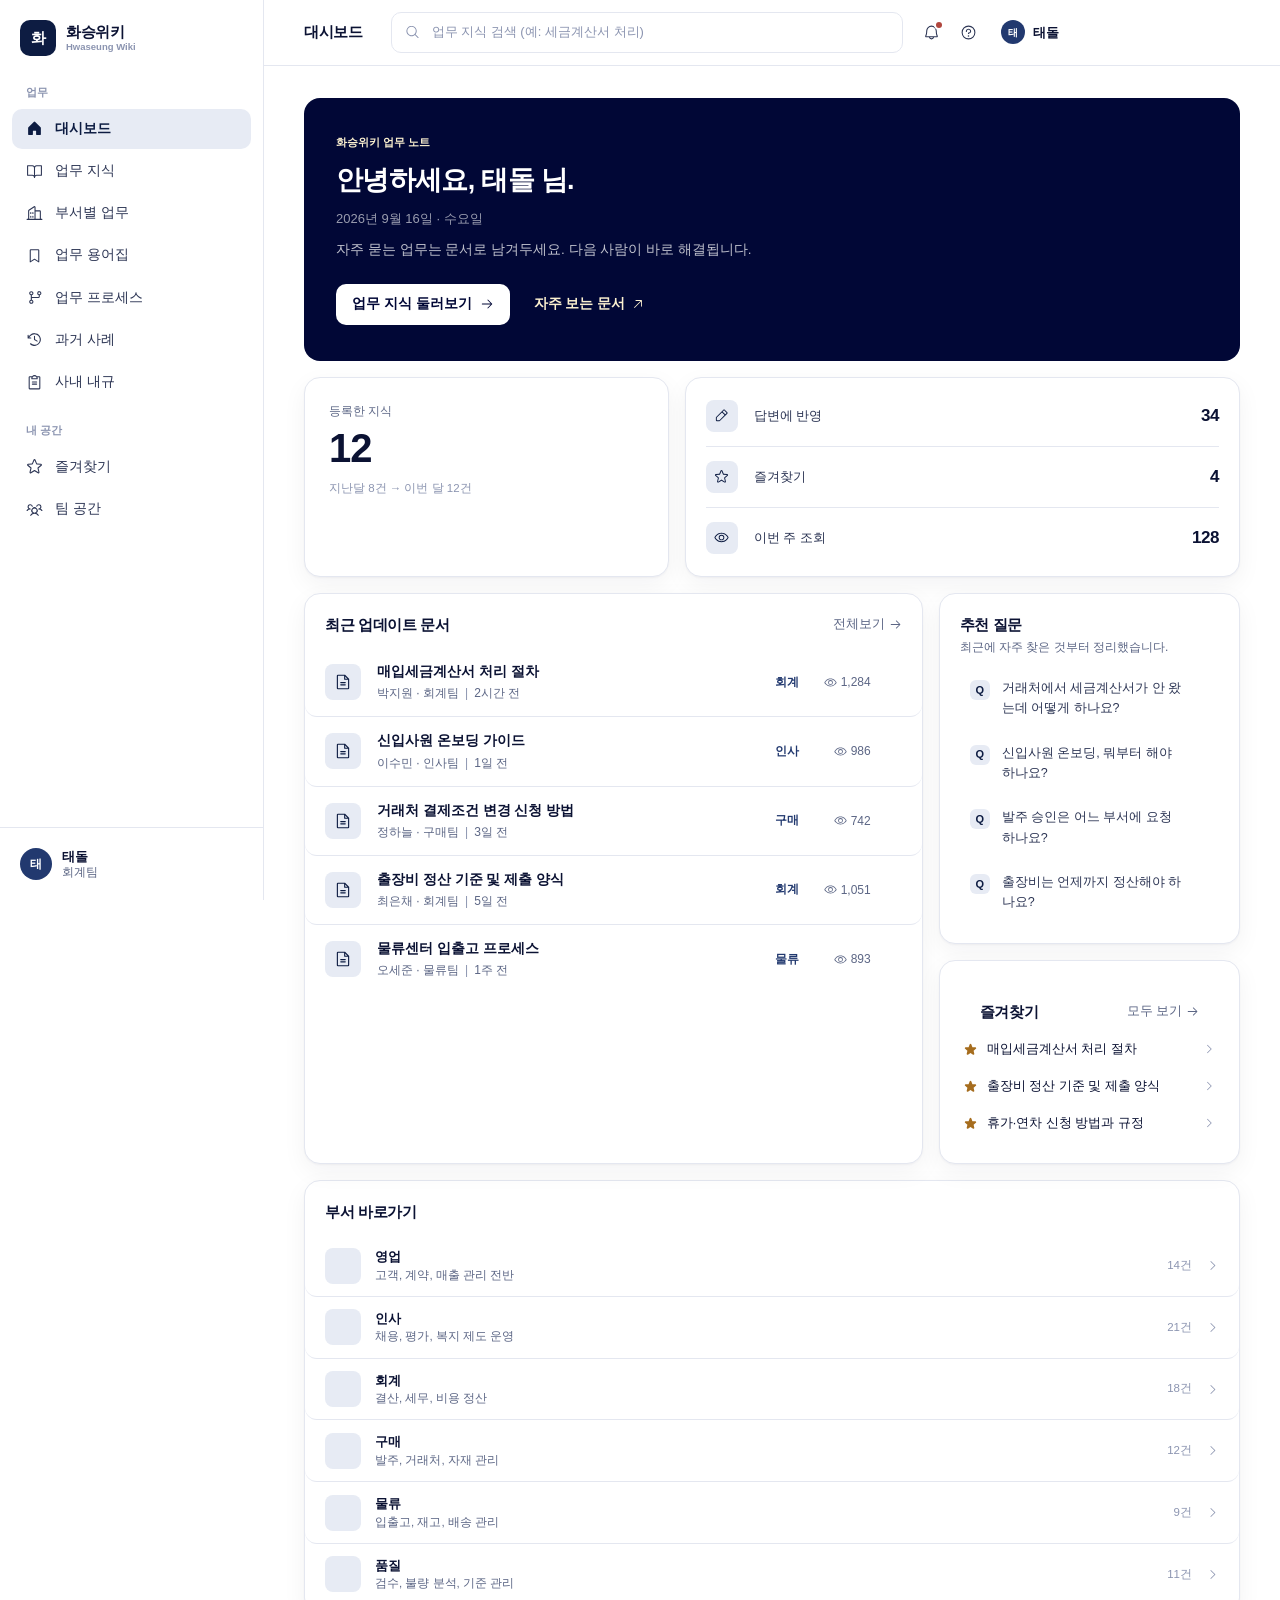
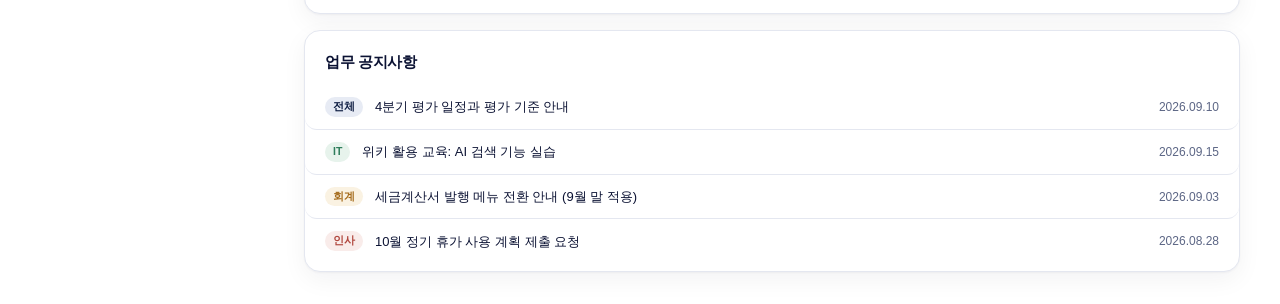
<file: hwaseung-wiki/index.html>
<!doctype html>
<html lang="ko">
  <head>
    <meta charset="UTF-8" />
    <meta name="viewport" content="width=device-width, initial-scale=1.0" />
    <title>화승위키 - 구성원과 함께 성장하는 업무 지식</title>
    <meta
      name="description"
      content="화승위키. 흩어져 있는 회사 업무 지식을 AI로 쉽게 찾고, 기록하고, 공유하는 사내 지식 플랫폼입니다."
    />
    <link rel="icon" href="./favicon.svg" type="image/svg+xml" />
    <meta property="og:title" content="화승위키 - 업무 지식 플랫폼" />
    <meta property="og:type" content="website" />
    <meta property="og:locale" content="ko_KR" />
    <script type="module" crossorigin src="./assets/index-B1Hox2gF.js"></script>
    <link rel="modulepreload" crossorigin href="./assets/vendor-DQWOJ8-7.js">
    <link rel="modulepreload" crossorigin href="./assets/iconsa-dFdPzpQv.js">
    <link rel="modulepreload" crossorigin href="./assets/iconsb-B2BvrQ11.js">
    <link rel="modulepreload" crossorigin href="./assets/data-UzrrbF4O.js">
    <link rel="modulepreload" crossorigin href="./assets/pages-CfOEKK6m.js">
    <link rel="stylesheet" crossorigin href="./assets/index-Q2rVJSE5.css">
  </head>
  <body>
    <div id="root"></div>
  </body>
</html>
</file>
<file: hwaseung-wiki/assets/index-Q2rVJSE5.css>
/*! tailwindcss v4.3.3 | MIT License | https://tailwindcss.com */@layer properties{@supports (((-webkit-hyphens:none)) and (not (margin-trim:inline))) or ((-moz-orient:inline) and (not (color:rgb(from red r g b)))){*,:before,:after,::backdrop{--tw-translate-x:0;--tw-translate-y:0;--tw-translate-z:0;--tw-rotate-x:initial;--tw-rotate-y:initial;--tw-rotate-z:initial;--tw-skew-x:initial;--tw-skew-y:initial;--tw-space-y-reverse:0;--tw-space-x-reverse:0;--tw-divide-y-reverse:0;--tw-border-style:solid;--tw-leading:initial;--tw-font-weight:initial;--tw-tracking:initial;--tw-shadow:0 0 #0000;--tw-shadow-color:initial;--tw-shadow-alpha:100%;--tw-inset-shadow:0 0 #0000;--tw-inset-shadow-color:initial;--tw-inset-shadow-alpha:100%;--tw-ring-color:initial;--tw-ring-shadow:0 0 #0000;--tw-inset-ring-color:initial;--tw-inset-ring-shadow:0 0 #0000;--tw-ring-inset:initial;--tw-ring-offset-width:0px;--tw-ring-offset-color:#fff;--tw-ring-offset-shadow:0 0 #0000;--tw-blur:initial;--tw-brightness:initial;--tw-contrast:initial;--tw-grayscale:initial;--tw-hue-rotate:initial;--tw-invert:initial;--tw-opacity:initial;--tw-saturate:initial;--tw-sepia:initial;--tw-drop-shadow:initial;--tw-drop-shadow-color:initial;--tw-drop-shadow-alpha:100%;--tw-drop-shadow-size:initial;--tw-backdrop-blur:initial;--tw-backdrop-brightness:initial;--tw-backdrop-contrast:initial;--tw-backdrop-grayscale:initial;--tw-backdrop-hue-rotate:initial;--tw-backdrop-invert:initial;--tw-backdrop-opacity:initial;--tw-backdrop-saturate:initial;--tw-backdrop-sepia:initial;--tw-duration:initial;--tw-ease:initial}}}@layer theme{:root,:host{--font-sans:"Pretendard Variable", Pretendard, -apple-system, BlinkMacSystemFont, "Apple SD Gothic Neo", "Noto Sans KR", "Malgun Gothic", sans-serif;--font-mono:ui-monospace, SFMono-Regular, Menlo, Monaco, Consolas, "Liberation Mono", "Courier New", monospace;--color-white:#fff;--spacing:.25rem;--container-sm:24rem;--container-md:28rem;--container-lg:32rem;--text-sm:.875rem;--text-sm--line-height:calc(1.25 / .875);--text-lg:1.125rem;--text-lg--line-height:calc(1.75 / 1.125);--font-weight-medium:500;--font-weight-semibold:600;--font-weight-bold:700;--font-weight-extrabold:800;--tracking-tight:-.025em;--leading-tight:1.25;--leading-snug:1.375;--leading-relaxed:1.625;--radius-md:.375rem;--radius-lg:.5rem;--radius-xl:.75rem;--radius-2xl:1rem;--ease-out:cubic-bezier(0, 0, .2, 1);--blur-sm:8px;--blur-md:12px;--default-transition-duration:.15s;--default-transition-timing-function:cubic-bezier(.4, 0, .2, 1);--default-font-family:var(--font-sans);--default-mono-font-family:var(--font-mono);--color-ink:#0b1233;--color-ink-2:#2c3554;--color-muted:#5c6685;--color-faint:#8b94b0;--color-line:#e4e7f0;--color-line-2:#d4d9e7;--color-canvas:#fff;--color-surface:#fff;--color-navy:#0d1c42;--color-navy-deep:#010736;--color-navy-2:#22396f;--color-navy-soft:#e7ebf4;--color-navy-softer:#f4f6fa;--color-cream:#fcf1d0;--color-sage:#2e7d5b;--color-sage-soft:#e7f3ec;--color-amber:#a66d1e;--color-amber-soft:#faf2e2;--color-rose:#b0463d;--color-rose-soft:#f9ecea}}@layer base{*,:after,:before,::backdrop{box-sizing:border-box;border:0 solid;margin:0;padding:0}::file-selector-button{box-sizing:border-box;border:0 solid;margin:0;padding:0}html,:host{-webkit-text-size-adjust:100%;-moz-tab-size:4;tab-size:4;line-height:1.5;font-family:var(--default-font-family,-apple-system, BlinkMacSystemFont, "Segoe UI", Roboto, "Helvetica Neue", "Noto Sans", Arial, sans-serif, "Apple Color Emoji", "Segoe UI Emoji", "Segoe UI Symbol", "Noto Color Emoji");font-feature-settings:var(--default-font-feature-settings,normal);font-variation-settings:var(--default-font-variation-settings,normal);-webkit-tap-highlight-color:transparent}hr{height:0;color:inherit;border-top-width:1px}abbr:where([title]){-webkit-text-decoration:underline dotted;text-decoration:underline dotted}h1,h2,h3,h4,h5,h6{font-size:inherit;font-weight:inherit}a{color:inherit;-webkit-text-decoration:inherit;text-decoration:inherit}b,strong{font-weight:bolder}code,kbd,samp,pre{font-family:var(--default-mono-font-family,ui-monospace, SFMono-Regular, Menlo, Monaco, Consolas, "Liberation Mono", "Courier New", monospace);font-feature-settings:var(--default-mono-font-feature-settings,normal);font-variation-settings:var(--default-mono-font-variation-settings,normal);font-size:1em}small{font-size:80%}sub,sup{vertical-align:baseline;font-size:75%;line-height:0;position:relative}sub{bottom:-.25em}sup{top:-.5em}table{text-indent:0;border-color:inherit;border-collapse:collapse}:-moz-focusring:where(:not(iframe)){outline:auto}progress{vertical-align:baseline}summary{display:list-item}ol,ul,menu{list-style:none}img,svg,video,canvas,audio,iframe,embed,object{vertical-align:middle;display:block}img,video{max-width:100%;height:auto}button,input,select,optgroup,textarea{font:inherit;font-feature-settings:inherit;font-variation-settings:inherit;letter-spacing:inherit;color:inherit;opacity:1;background-color:#0000;border-radius:0}::file-selector-button{font:inherit;font-feature-settings:inherit;font-variation-settings:inherit;letter-spacing:inherit;color:inherit;opacity:1;background-color:#0000;border-radius:0}:where(select:is([multiple],[size])) optgroup{font-weight:bolder}:where(select:is([multiple],[size])) optgroup option{padding-inline-start:20px}::file-selector-button{margin-inline-end:4px}::placeholder{opacity:1}@supports (not ((-webkit-appearance:-apple-pay-button))) or (contain-intrinsic-size:1px){::placeholder{color:currentColor}@supports (color:color-mix(in lab,red,red)){::placeholder{color:color-mix(in oklab,currentcolor 50%,transparent)}}}textarea{resize:vertical}::-webkit-search-decoration{-webkit-appearance:none}::-webkit-date-and-time-value{min-height:1lh;text-align:inherit}::-webkit-datetime-edit{display:inline-flex}::-webkit-datetime-edit-fields-wrapper{padding:0}::-webkit-datetime-edit{padding-block:0}::-webkit-datetime-edit-year-field{padding-block:0}::-webkit-datetime-edit-month-field{padding-block:0}::-webkit-datetime-edit-day-field{padding-block:0}::-webkit-datetime-edit-hour-field{padding-block:0}::-webkit-datetime-edit-minute-field{padding-block:0}::-webkit-datetime-edit-second-field{padding-block:0}::-webkit-datetime-edit-millisecond-field{padding-block:0}::-webkit-datetime-edit-meridiem-field{padding-block:0}::-webkit-calendar-picker-indicator{line-height:1}:-moz-ui-invalid{box-shadow:none}button,input:where([type=button],[type=reset],[type=submit]){-webkit-appearance:button;-moz-appearance:button;appearance:button}::file-selector-button{-webkit-appearance:button;-moz-appearance:button;appearance:button}::-webkit-inner-spin-button{height:auto}::-webkit-outer-spin-button{height:auto}[hidden]:where(:not([hidden=until-found])){display:none!important}html{scroll-behavior:smooth}body{background-color:var(--color-canvas);font-family:var(--font-sans);color:var(--color-ink);-webkit-font-smoothing:antialiased;-moz-osx-font-smoothing:grayscale;text-rendering:optimizelegibility}::selection{background:#0d1c4224}}@layer components{.card{border-style:var(--tw-border-style);border-width:1px;border-color:var(--color-line);background-color:var(--color-surface);--tw-shadow:0 1px 2px var(--tw-shadow-color,#070d2e0a), 0 8px 24px var(--tw-shadow-color,#070d2e0d);box-shadow:var(--tw-inset-shadow),var(--tw-inset-ring-shadow),var(--tw-ring-offset-shadow),var(--tw-ring-shadow),var(--tw-shadow);border-radius:16px}.card-hover{transition-property:all;transition-timing-function:var(--tw-ease,var(--default-transition-timing-function));transition-duration:var(--tw-duration,var(--default-transition-duration));--tw-duration:.3s;--tw-ease:var(--ease-out);transition-duration:.3s;transition-timing-function:var(--ease-out)}@media(hover:hover){.card-hover:hover{--tw-translate-y: -1px ;translate:var(--tw-translate-x) var(--tw-translate-y);border-color:var(--color-line-2);--tw-shadow:0 2px 6px var(--tw-shadow-color,#070d2e0f), 0 16px 40px var(--tw-shadow-color,#070d2e1a);box-shadow:var(--tw-inset-shadow),var(--tw-inset-ring-shadow),var(--tw-ring-offset-shadow),var(--tw-ring-shadow),var(--tw-shadow)}}.nav-item{align-items:center;gap:calc(var(--spacing) * 3);padding-inline:calc(var(--spacing) * 3.5);padding-block:calc(var(--spacing) * 2.5);--tw-font-weight:var(--font-weight-medium);font-size:13.5px;font-weight:var(--font-weight-medium);color:var(--color-ink-2);transition-property:color,background-color,border-color,outline-color,text-decoration-color,fill,stroke,--tw-gradient-from,--tw-gradient-via,--tw-gradient-to;transition-timing-function:var(--tw-ease,var(--default-transition-timing-function));transition-duration:var(--tw-duration,var(--default-transition-duration));--tw-duration:.15s;border-radius:10px;transition-duration:.15s;display:flex}@media(hover:hover){.nav-item:hover{background-color:#e7ebf4b3}@supports (color:color-mix(in lab,red,red)){.nav-item:hover{background-color:color-mix(in oklab,var(--color-navy-soft) 70%,transparent)}}.nav-item:hover{color:var(--color-ink)}}.nav-item-active{background-color:var(--color-navy-soft);--tw-font-weight:var(--font-weight-semibold);font-weight:var(--font-weight-semibold);color:var(--color-navy)}@media(hover:hover){.nav-item-active:hover{background-color:var(--color-navy-soft);color:var(--color-navy)}}.chip{align-items:center;gap:calc(var(--spacing) * 1.5);border-style:var(--tw-border-style);border-width:1px;border-color:var(--color-line);background-color:var(--color-white);padding-inline:calc(var(--spacing) * 3);padding-block:var(--spacing);--tw-font-weight:var(--font-weight-medium);font-size:12.5px;font-weight:var(--font-weight-medium);color:var(--color-ink-2);border-radius:3.40282e38px;display:inline-flex}.chip-filter{align-items:center;gap:var(--spacing);border-style:var(--tw-border-style);border-width:1px;border-color:var(--color-line);background-color:var(--color-white);padding-inline:calc(var(--spacing) * 3.5);padding-block:calc(var(--spacing) * 1.5);--tw-font-weight:var(--font-weight-medium);font-size:13px;font-weight:var(--font-weight-medium);color:var(--color-ink-2);transition-property:color,background-color,border-color,outline-color,text-decoration-color,fill,stroke,--tw-gradient-from,--tw-gradient-via,--tw-gradient-to;transition-timing-function:var(--tw-ease,var(--default-transition-timing-function));transition-duration:var(--tw-duration,var(--default-transition-duration));--tw-duration:.15s;border-radius:3.40282e38px;transition-duration:.15s;display:inline-flex}@media(hover:hover){.chip-filter:hover{border-color:#0d1c4266}@supports (color:color-mix(in lab,red,red)){.chip-filter:hover{border-color:color-mix(in oklab,var(--color-navy) 40%,transparent)}}.chip-filter:hover{color:var(--color-navy)}}.chip-filter-active{border-color:var(--color-navy);background-color:var(--color-navy);color:var(--color-white)}@media(hover:hover){.chip-filter-active:hover{border-color:var(--color-navy);color:var(--color-white)}}.input{border-style:var(--tw-border-style);border-width:1px;border-color:var(--color-line);background-color:var(--color-white);width:100%;padding-inline:calc(var(--spacing) * 4);padding-block:calc(var(--spacing) * 2.5);font-size:var(--text-sm);line-height:var(--tw-leading,var(--text-sm--line-height));color:var(--color-ink);transition-property:color,background-color,border-color,outline-color,text-decoration-color,fill,stroke,--tw-gradient-from,--tw-gradient-via,--tw-gradient-to,opacity,box-shadow,transform,translate,scale,rotate,filter,-webkit-backdrop-filter,backdrop-filter,display,content-visibility,overlay,pointer-events;transition-timing-function:var(--tw-ease,var(--default-transition-timing-function));transition-duration:var(--tw-duration,var(--default-transition-duration));--tw-outline-style:none;border-radius:10px;outline-style:none}.input::placeholder{color:var(--color-faint)}.input:focus{border-color:#0d1c4266}@supports (color:color-mix(in lab,red,red)){.input:focus{border-color:color-mix(in oklab,var(--color-navy) 40%,transparent)}}.input:focus{--tw-ring-shadow:var(--tw-ring-inset,) 0 0 0 calc(4px + var(--tw-ring-offset-width)) var(--tw-ring-color,currentcolor);box-shadow:var(--tw-inset-shadow),var(--tw-inset-ring-shadow),var(--tw-ring-offset-shadow),var(--tw-ring-shadow),var(--tw-shadow);--tw-ring-color:#0d1c421a}@supports (color:color-mix(in lab,red,red)){.input:focus{--tw-ring-color:color-mix(in oklab, var(--color-navy) 10%, transparent)}}.btn-navy{justify-content:center;align-items:center;gap:calc(var(--spacing) * 2);background-color:var(--color-navy);padding-inline:calc(var(--spacing) * 4);padding-block:calc(var(--spacing) * 2.5);font-size:var(--text-sm);line-height:var(--tw-leading,var(--text-sm--line-height));--tw-font-weight:var(--font-weight-semibold);font-weight:var(--font-weight-semibold);color:var(--color-white);transition-property:color,background-color,border-color,outline-color,text-decoration-color,fill,stroke,--tw-gradient-from,--tw-gradient-via,--tw-gradient-to,opacity,box-shadow,transform,translate,scale,rotate,filter,-webkit-backdrop-filter,backdrop-filter,display,content-visibility,overlay,pointer-events;transition-timing-function:var(--tw-ease,var(--default-transition-timing-function));transition-duration:var(--tw-duration,var(--default-transition-duration));border-radius:10px;display:inline-flex}@media(hover:hover){.btn-navy:hover{background-color:var(--color-navy-2)}}.btn-navy:active{scale:.98}.btn-ghost-light{justify-content:center;align-items:center;gap:calc(var(--spacing) * 2);border-style:var(--tw-border-style);border-width:1px;border-color:#ffffff40;border-radius:10px;display:inline-flex}@supports (color:color-mix(in lab,red,red)){.btn-ghost-light{border-color:color-mix(in oklab,var(--color-white) 25%,transparent)}}.btn-ghost-light{background-color:#ffffff1a}@supports (color:color-mix(in lab,red,red)){.btn-ghost-light{background-color:color-mix(in oklab,var(--color-white) 10%,transparent)}}.btn-ghost-light{padding-inline:calc(var(--spacing) * 4);padding-block:calc(var(--spacing) * 2.5);font-size:var(--text-sm);line-height:var(--tw-leading,var(--text-sm--line-height));--tw-font-weight:var(--font-weight-semibold);font-weight:var(--font-weight-semibold);color:var(--color-white);transition-property:color,background-color,border-color,outline-color,text-decoration-color,fill,stroke,--tw-gradient-from,--tw-gradient-via,--tw-gradient-to,opacity,box-shadow,transform,translate,scale,rotate,filter,-webkit-backdrop-filter,backdrop-filter,display,content-visibility,overlay,pointer-events;transition-timing-function:var(--tw-ease,var(--default-transition-timing-function));transition-duration:var(--tw-duration,var(--default-transition-duration))}@media(hover:hover){.btn-ghost-light:hover{background-color:#fff3}@supports (color:color-mix(in lab,red,red)){.btn-ghost-light:hover{background-color:color-mix(in oklab,var(--color-white) 20%,transparent)}}}.btn-ghost-light:active{scale:.98}.btn-outline{justify-content:center;align-items:center;gap:calc(var(--spacing) * 2);border-style:var(--tw-border-style);border-width:1px;border-color:var(--color-line);background-color:var(--color-white);padding-inline:calc(var(--spacing) * 4);padding-block:calc(var(--spacing) * 2.5);font-size:var(--text-sm);line-height:var(--tw-leading,var(--text-sm--line-height));--tw-font-weight:var(--font-weight-semibold);font-weight:var(--font-weight-semibold);color:var(--color-ink-2);transition-property:color,background-color,border-color,outline-color,text-decoration-color,fill,stroke,--tw-gradient-from,--tw-gradient-via,--tw-gradient-to,opacity,box-shadow,transform,translate,scale,rotate,filter,-webkit-backdrop-filter,backdrop-filter,display,content-visibility,overlay,pointer-events;transition-timing-function:var(--tw-ease,var(--default-transition-timing-function));transition-duration:var(--tw-duration,var(--default-transition-duration));border-radius:10px;display:inline-flex}@media(hover:hover){.btn-outline:hover{border-color:#0d1c4266}@supports (color:color-mix(in lab,red,red)){.btn-outline:hover{border-color:color-mix(in oklab,var(--color-navy) 40%,transparent)}}.btn-outline:hover{color:var(--color-navy)}}.btn-outline:active{scale:.98}.btn-link{align-items:center;gap:calc(var(--spacing) * 1.5);--tw-font-weight:var(--font-weight-semibold);font-size:13.5px;font-weight:var(--font-weight-semibold);text-underline-offset:4px;transition-property:color,background-color,border-color,outline-color,text-decoration-color,fill,stroke,--tw-gradient-from,--tw-gradient-via,--tw-gradient-to,opacity,box-shadow,transform,translate,scale,rotate,filter,-webkit-backdrop-filter,backdrop-filter,display,content-visibility,overlay,pointer-events;transition-timing-function:var(--tw-ease,var(--default-transition-timing-function));transition-duration:var(--tw-duration,var(--default-transition-duration));display:inline-flex}@media(hover:hover){.btn-link:hover{text-decoration-line:underline}}.icon-tile{height:calc(var(--spacing) * 10);width:calc(var(--spacing) * 10);background-color:var(--color-navy-soft);color:var(--color-navy);border-radius:10px;flex-shrink:0;justify-content:center;align-items:center;display:flex}.avatar{height:calc(var(--spacing) * 8);width:calc(var(--spacing) * 8);--tw-font-weight:var(--font-weight-bold);font-size:12px;font-weight:var(--font-weight-bold);color:var(--color-white);-webkit-user-select:none;user-select:none;border-radius:3.40282e38px;justify-content:center;align-items:center;display:flex}.row-hover{transition-property:color,background-color,border-color,outline-color,text-decoration-color,fill,stroke,--tw-gradient-from,--tw-gradient-via,--tw-gradient-to;transition-timing-function:var(--tw-ease,var(--default-transition-timing-function));transition-duration:var(--tw-duration,var(--default-transition-duration));--tw-duration:.15s;transition-duration:.15s}@media(hover:hover){.row-hover:hover{background-color:var(--color-navy-softer)}}.tnum{font-variant-numeric:tabular-nums}}@layer utilities{.pointer-events-none{pointer-events:none}.visible{visibility:visible}.absolute{position:absolute}.fixed{position:fixed}.relative{position:relative}.sticky{position:sticky}.inset-0{top:0;right:0;bottom:0;left:0}.inset-y-0{inset-block:0}.top-0{top:0}.top-1{top:var(--spacing)}.top-1\.5{top:calc(var(--spacing) * 1.5)}.top-1\/2{top:50%}.right-1{right:var(--spacing)}.right-1\.5{right:calc(var(--spacing) * 1.5)}.left-0{left:0}.left-3{left:calc(var(--spacing) * 3)}.left-3\.5{left:calc(var(--spacing) * 3.5)}.z-30{z-index:30}.z-40{z-index:40}.z-50{z-index:50}.mx-1{margin-inline:var(--spacing)}.mx-1\.5{margin-inline:calc(var(--spacing) * 1.5)}.mx-auto{margin-inline:auto}.mt-0{margin-top:0}.mt-0\.5{margin-top:calc(var(--spacing) * .5)}.mt-1{margin-top:var(--spacing)}.mt-1\.5{margin-top:calc(var(--spacing) * 1.5)}.mt-2{margin-top:calc(var(--spacing) * 2)}.mt-2\.5{margin-top:calc(var(--spacing) * 2.5)}.mt-3{margin-top:calc(var(--spacing) * 3)}.mt-3\.5{margin-top:calc(var(--spacing) * 3.5)}.mt-4{margin-top:calc(var(--spacing) * 4)}.mt-5{margin-top:calc(var(--spacing) * 5)}.mt-6{margin-top:calc(var(--spacing) * 6)}.mt-7{margin-top:calc(var(--spacing) * 7)}.mt-\[7px\]{margin-top:7px}.mb-1{margin-bottom:var(--spacing)}.mb-4{margin-bottom:calc(var(--spacing) * 4)}.mb-5{margin-bottom:calc(var(--spacing) * 5)}.ml-0\.5{margin-left:calc(var(--spacing) * .5)}.ml-1{margin-left:var(--spacing)}.ml-2{margin-left:calc(var(--spacing) * 2)}.ml-auto{margin-left:auto}.block{display:block}.flex{display:flex}.grid{display:grid}.hidden{display:none}.inline{display:inline}.inline-block{display:inline-block}.inline-flex{display:inline-flex}.table{display:table}.h-1{height:var(--spacing)}.h-1\.5{height:calc(var(--spacing) * 1.5)}.h-5{height:calc(var(--spacing) * 5)}.h-6{height:calc(var(--spacing) * 6)}.h-7{height:calc(var(--spacing) * 7)}.h-8{height:calc(var(--spacing) * 8)}.h-9{height:calc(var(--spacing) * 9)}.h-11{height:calc(var(--spacing) * 11)}.h-12{height:calc(var(--spacing) * 12)}.min-h-\[100dvh\]{min-height:100dvh}.w-1{width:var(--spacing)}.w-1\.5{width:calc(var(--spacing) * 1.5)}.w-5{width:calc(var(--spacing) * 5)}.w-6{width:calc(var(--spacing) * 6)}.w-7{width:calc(var(--spacing) * 7)}.w-8{width:calc(var(--spacing) * 8)}.w-9{width:calc(var(--spacing) * 9)}.w-11{width:calc(var(--spacing) * 11)}.w-12{width:calc(var(--spacing) * 12)}.w-14{width:calc(var(--spacing) * 14)}.w-\[264px\]{width:264px}.w-full{width:100%}.w-px{width:1px}.max-w-\[52ch\]{max-width:52ch}.max-w-\[62ch\]{max-width:62ch}.max-w-\[1200px\]{max-width:1200px}.max-w-md{max-width:var(--container-md)}.min-w-0{min-width:0}.flex-1{flex:1}.shrink-0{flex-shrink:0}.-translate-x-full{--tw-translate-x:-100%;translate:var(--tw-translate-x) var(--tw-translate-y)}.translate-x-0{--tw-translate-x:0px;translate:var(--tw-translate-x) var(--tw-translate-y)}.-translate-y-1{--tw-translate-y:calc(var(--spacing) * -1);translate:var(--tw-translate-x) var(--tw-translate-y)}.-translate-y-1\/2{--tw-translate-y: -50% ;translate:var(--tw-translate-x) var(--tw-translate-y)}.rotate-180{rotate:180deg}.transform{transform:var(--tw-rotate-x,) var(--tw-rotate-y,) var(--tw-rotate-z,) var(--tw-skew-x,) var(--tw-skew-y,)}.resize{resize:both}.grid-cols-1{grid-template-columns:repeat(1,minmax(0,1fr))}.flex-col{flex-direction:column}.flex-wrap{flex-wrap:wrap}.items-center{align-items:center}.items-start{align-items:flex-start}.justify-between{justify-content:space-between}.justify-center{justify-content:center}.justify-end{justify-content:flex-end}.gap-1{gap:var(--spacing)}.gap-1\.5{gap:calc(var(--spacing) * 1.5)}.gap-2{gap:calc(var(--spacing) * 2)}.gap-2\.5{gap:calc(var(--spacing) * 2.5)}.gap-3{gap:calc(var(--spacing) * 3)}.gap-3\.5{gap:calc(var(--spacing) * 3.5)}.gap-4{gap:calc(var(--spacing) * 4)}:where(.space-y-0>:not(:last-child)){--tw-space-y-reverse:0;margin-block:0}:where(.space-y-0\.5>:not(:last-child)){--tw-space-y-reverse:0;margin-block-start:calc(calc(var(--spacing) * .5) * var(--tw-space-y-reverse));margin-block-end:calc(calc(var(--spacing) * .5) * calc(1 - var(--tw-space-y-reverse)))}:where(.space-y-1>:not(:last-child)){--tw-space-y-reverse:0;margin-block-start:calc(var(--spacing) * var(--tw-space-y-reverse));margin-block-end:calc(var(--spacing) * calc(1 - var(--tw-space-y-reverse)))}:where(.space-y-2>:not(:last-child)){--tw-space-y-reverse:0;margin-block-start:calc(calc(var(--spacing) * 2) * var(--tw-space-y-reverse));margin-block-end:calc(calc(var(--spacing) * 2) * calc(1 - var(--tw-space-y-reverse)))}:where(.space-y-2\.5>:not(:last-child)){--tw-space-y-reverse:0;margin-block-start:calc(calc(var(--spacing) * 2.5) * var(--tw-space-y-reverse));margin-block-end:calc(calc(var(--spacing) * 2.5) * calc(1 - var(--tw-space-y-reverse)))}.gap-x-2{column-gap:calc(var(--spacing) * 2)}.gap-x-3{column-gap:calc(var(--spacing) * 3)}.gap-x-6{column-gap:calc(var(--spacing) * 6)}:where(.-space-x-2>:not(:last-child)){--tw-space-x-reverse:0;margin-inline-start:calc(calc(var(--spacing) * -2) * var(--tw-space-x-reverse));margin-inline-end:calc(calc(var(--spacing) * -2) * calc(1 - var(--tw-space-x-reverse)))}.gap-y-1{row-gap:var(--spacing)}.gap-y-1\.5{row-gap:calc(var(--spacing) * 1.5)}.gap-y-3{row-gap:calc(var(--spacing) * 3)}:where(.divide-y>:not(:last-child)){--tw-divide-y-reverse:0;border-bottom-style:var(--tw-border-style);border-top-style:var(--tw-border-style);border-top-width:calc(1px * var(--tw-divide-y-reverse));border-bottom-width:calc(1px * calc(1 - var(--tw-divide-y-reverse)))}:where(.divide-line>:not(:last-child)){border-color:var(--color-line)}.self-start{align-self:flex-start}.truncate{text-overflow:ellipsis;white-space:nowrap;overflow:hidden}.overflow-hidden{overflow:hidden}.overflow-y-auto{overflow-y:auto}.rounded-2xl{border-radius:var(--radius-2xl)}.rounded-\[10px\]{border-radius:10px}.rounded-\[16px\]{border-radius:16px}.rounded-full{border-radius:3.40282e38px}.rounded-lg{border-radius:var(--radius-lg)}.rounded-md{border-radius:var(--radius-md)}.rounded-xl{border-radius:var(--radius-xl)}.border{border-style:var(--tw-border-style);border-width:1px}.border-t{border-top-style:var(--tw-border-style);border-top-width:1px}.border-r{border-right-style:var(--tw-border-style);border-right-width:1px}.border-b{border-bottom-style:var(--tw-border-style);border-bottom-width:1px}.border-l{border-left-style:var(--tw-border-style);border-left-width:1px}.border-dashed{--tw-border-style:dashed;border-style:dashed}.border-line{border-color:var(--color-line)}.border-line-2{border-color:var(--color-line-2)}.bg-amber{background-color:var(--color-amber)}.bg-amber-soft{background-color:var(--color-amber-soft)}.bg-canvas{background-color:var(--color-canvas)}.bg-canvas\/85{background-color:#ffffffd9}@supports (color:color-mix(in lab,red,red)){.bg-canvas\/85{background-color:color-mix(in oklab,var(--color-canvas) 85%,transparent)}}.bg-ink{background-color:var(--color-ink)}.bg-ink\/30{background-color:#0b12334d}@supports (color:color-mix(in lab,red,red)){.bg-ink\/30{background-color:color-mix(in oklab,var(--color-ink) 30%,transparent)}}.bg-line-2{background-color:var(--color-line-2)}.bg-navy{background-color:var(--color-navy)}.bg-navy-2{background-color:var(--color-navy-2)}.bg-navy-deep{background-color:var(--color-navy-deep)}.bg-navy-soft{background-color:var(--color-navy-soft)}.bg-navy-softer{background-color:var(--color-navy-softer)}.bg-navy-softer\/60{background-color:#f4f6fa99}@supports (color:color-mix(in lab,red,red)){.bg-navy-softer\/60{background-color:color-mix(in oklab,var(--color-navy-softer) 60%,transparent)}}.bg-navy\/70{background-color:#0d1c42b3}@supports (color:color-mix(in lab,red,red)){.bg-navy\/70{background-color:color-mix(in oklab,var(--color-navy) 70%,transparent)}}.bg-rose{background-color:var(--color-rose)}.bg-rose-soft{background-color:var(--color-rose-soft)}.bg-sage{background-color:var(--color-sage)}.bg-sage-soft{background-color:var(--color-sage-soft)}.bg-surface{background-color:var(--color-surface)}.bg-white{background-color:var(--color-white)}.bg-white\/60{background-color:#fff9}@supports (color:color-mix(in lab,red,red)){.bg-white\/60{background-color:color-mix(in oklab,var(--color-white) 60%,transparent)}}.p-1{padding:var(--spacing)}.p-1\.5{padding:calc(var(--spacing) * 1.5)}.p-2{padding:calc(var(--spacing) * 2)}.p-2\.5{padding:calc(var(--spacing) * 2.5)}.p-3{padding:calc(var(--spacing) * 3)}.p-5{padding:calc(var(--spacing) * 5)}.p-6{padding:calc(var(--spacing) * 6)}.px-1{padding-inline:var(--spacing)}.px-1\.5{padding-inline:calc(var(--spacing) * 1.5)}.px-2{padding-inline:calc(var(--spacing) * 2)}.px-2\.5{padding-inline:calc(var(--spacing) * 2.5)}.px-3{padding-inline:calc(var(--spacing) * 3)}.px-3\.5{padding-inline:calc(var(--spacing) * 3.5)}.px-4{padding-inline:calc(var(--spacing) * 4)}.px-5{padding-inline:calc(var(--spacing) * 5)}.px-6{padding-inline:calc(var(--spacing) * 6)}.py-0{padding-block:0}.py-0\.5{padding-block:calc(var(--spacing) * .5)}.py-1{padding-block:var(--spacing)}.py-1\.5{padding-block:calc(var(--spacing) * 1.5)}.py-2{padding-block:calc(var(--spacing) * 2)}.py-2\.5{padding-block:calc(var(--spacing) * 2.5)}.py-3{padding-block:calc(var(--spacing) * 3)}.py-3\.5{padding-block:calc(var(--spacing) * 3.5)}.py-4{padding-block:calc(var(--spacing) * 4)}.py-6{padding-block:calc(var(--spacing) * 6)}.py-8{padding-block:calc(var(--spacing) * 8)}.py-14{padding-block:calc(var(--spacing) * 14)}.pt-0{padding-top:0}.pt-0\.5{padding-top:calc(var(--spacing) * .5)}.pt-1{padding-top:var(--spacing)}.pt-2{padding-top:calc(var(--spacing) * 2)}.pt-3{padding-top:calc(var(--spacing) * 3)}.pt-5{padding-top:calc(var(--spacing) * 5)}.pr-4{padding-right:calc(var(--spacing) * 4)}.pb-1{padding-bottom:var(--spacing)}.pb-1\.5{padding-bottom:calc(var(--spacing) * 1.5)}.pb-2{padding-bottom:calc(var(--spacing) * 2)}.pb-5{padding-bottom:calc(var(--spacing) * 5)}.pl-3{padding-left:calc(var(--spacing) * 3)}.pl-10{padding-left:calc(var(--spacing) * 10)}.text-center{text-align:center}.text-left{text-align:left}.text-lg{font-size:var(--text-lg);line-height:var(--tw-leading,var(--text-lg--line-height))}.text-sm{font-size:var(--text-sm);line-height:var(--tw-leading,var(--text-sm--line-height))}.text-\[8\.5px\]{font-size:8.5px}.text-\[9\.5px\]{font-size:9.5px}.text-\[10\.5px\]{font-size:10.5px}.text-\[10px\]{font-size:10px}.text-\[11\.5px\]{font-size:11.5px}.text-\[11px\]{font-size:11px}.text-\[12\.5px\]{font-size:12.5px}.text-\[12px\]{font-size:12px}.text-\[13\.5px\]{font-size:13.5px}.text-\[13px\]{font-size:13px}.text-\[14\.5px\]{font-size:14.5px}.text-\[14px\]{font-size:14px}.text-\[15px\]{font-size:15px}.text-\[17px\]{font-size:17px}.text-\[18px\]{font-size:18px}.text-\[19px\]{font-size:19px}.text-\[20px\]{font-size:20px}.text-\[22px\]{font-size:22px}.text-\[24px\]{font-size:24px}.text-\[40px\]{font-size:40px}.leading-\[1\.8\]{--tw-leading:1.8;line-height:1.8}.leading-\[1\.75\]{--tw-leading:1.75;line-height:1.75}.leading-none{--tw-leading:1;line-height:1}.leading-relaxed{--tw-leading:var(--leading-relaxed);line-height:var(--leading-relaxed)}.leading-snug{--tw-leading:var(--leading-snug);line-height:var(--leading-snug)}.leading-tight{--tw-leading:var(--leading-tight);line-height:var(--leading-tight)}.font-bold{--tw-font-weight:var(--font-weight-bold);font-weight:var(--font-weight-bold)}.font-extrabold{--tw-font-weight:var(--font-weight-extrabold);font-weight:var(--font-weight-extrabold)}.font-medium{--tw-font-weight:var(--font-weight-medium);font-weight:var(--font-weight-medium)}.font-semibold{--tw-font-weight:var(--font-weight-semibold);font-weight:var(--font-weight-semibold)}.tracking-tight{--tw-tracking:var(--tracking-tight);letter-spacing:var(--tracking-tight)}.whitespace-nowrap{white-space:nowrap}.text-\[\#9DB8E0\]{color:#9db8e0}.text-\[\#B9C6DE\]{color:#b9c6de}.text-amber{color:var(--color-amber)}.text-cream{color:var(--color-cream)}.text-faint{color:var(--color-faint)}.text-ink{color:var(--color-ink)}.text-ink-2{color:var(--color-ink-2)}.text-muted{color:var(--color-muted)}.text-navy{color:var(--color-navy)}.text-navy-2{color:var(--color-navy-2)}.text-navy-deep{color:var(--color-navy-deep)}.text-rose{color:var(--color-rose)}.text-sage{color:var(--color-sage)}.text-white{color:var(--color-white)}.text-white\/60{color:#fff9}@supports (color:color-mix(in lab,red,red)){.text-white\/60{color:color-mix(in oklab,var(--color-white) 60%,transparent)}}.text-white\/75{color:#ffffffbf}@supports (color:color-mix(in lab,red,red)){.text-white\/75{color:color-mix(in oklab,var(--color-white) 75%,transparent)}}.opacity-0{opacity:0}.ring-1{--tw-ring-shadow:var(--tw-ring-inset,) 0 0 0 calc(1px + var(--tw-ring-offset-width)) var(--tw-ring-color,currentcolor);box-shadow:var(--tw-inset-shadow),var(--tw-inset-ring-shadow),var(--tw-ring-offset-shadow),var(--tw-ring-shadow),var(--tw-shadow)}.ring-2{--tw-ring-shadow:var(--tw-ring-inset,) 0 0 0 calc(2px + var(--tw-ring-offset-width)) var(--tw-ring-color,currentcolor);box-shadow:var(--tw-inset-shadow),var(--tw-inset-ring-shadow),var(--tw-ring-offset-shadow),var(--tw-ring-shadow),var(--tw-shadow)}.ring-canvas{--tw-ring-color:var(--color-canvas)}.ring-line{--tw-ring-color:var(--color-line)}.ring-surface{--tw-ring-color:var(--color-surface)}.blur{--tw-blur:blur(8px);filter:var(--tw-blur,) var(--tw-brightness,) var(--tw-contrast,) var(--tw-grayscale,) var(--tw-hue-rotate,) var(--tw-invert,) var(--tw-saturate,) var(--tw-sepia,) var(--tw-drop-shadow,)}.filter{filter:var(--tw-blur,) var(--tw-brightness,) var(--tw-contrast,) var(--tw-grayscale,) var(--tw-hue-rotate,) var(--tw-invert,) var(--tw-saturate,) var(--tw-sepia,) var(--tw-drop-shadow,)}.backdrop-blur-md{--tw-backdrop-blur:blur(var(--blur-md));-webkit-backdrop-filter:var(--tw-backdrop-blur,) var(--tw-backdrop-brightness,) var(--tw-backdrop-contrast,) var(--tw-backdrop-grayscale,) var(--tw-backdrop-hue-rotate,) var(--tw-backdrop-invert,) var(--tw-backdrop-opacity,) var(--tw-backdrop-saturate,) var(--tw-backdrop-sepia,);backdrop-filter:var(--tw-backdrop-blur,) var(--tw-backdrop-brightness,) var(--tw-backdrop-contrast,) var(--tw-backdrop-grayscale,) var(--tw-backdrop-hue-rotate,) var(--tw-backdrop-invert,) var(--tw-backdrop-opacity,) var(--tw-backdrop-saturate,) var(--tw-backdrop-sepia,)}.backdrop-blur-sm{--tw-backdrop-blur:blur(var(--blur-sm));-webkit-backdrop-filter:var(--tw-backdrop-blur,) var(--tw-backdrop-brightness,) var(--tw-backdrop-contrast,) var(--tw-backdrop-grayscale,) var(--tw-backdrop-hue-rotate,) var(--tw-backdrop-invert,) var(--tw-backdrop-opacity,) var(--tw-backdrop-saturate,) var(--tw-backdrop-sepia,);backdrop-filter:var(--tw-backdrop-blur,) var(--tw-backdrop-brightness,) var(--tw-backdrop-contrast,) var(--tw-backdrop-grayscale,) var(--tw-backdrop-hue-rotate,) var(--tw-backdrop-invert,) var(--tw-backdrop-opacity,) var(--tw-backdrop-saturate,) var(--tw-backdrop-sepia,)}.transition{transition-property:color,background-color,border-color,outline-color,text-decoration-color,fill,stroke,--tw-gradient-from,--tw-gradient-via,--tw-gradient-to,opacity,box-shadow,transform,translate,scale,rotate,filter,-webkit-backdrop-filter,backdrop-filter,display,content-visibility,overlay,pointer-events;transition-timing-function:var(--tw-ease,var(--default-transition-timing-function));transition-duration:var(--tw-duration,var(--default-transition-duration))}.transition-all{transition-property:all;transition-timing-function:var(--tw-ease,var(--default-transition-timing-function));transition-duration:var(--tw-duration,var(--default-transition-duration))}.transition-colors{transition-property:color,background-color,border-color,outline-color,text-decoration-color,fill,stroke,--tw-gradient-from,--tw-gradient-via,--tw-gradient-to;transition-timing-function:var(--tw-ease,var(--default-transition-timing-function));transition-duration:var(--tw-duration,var(--default-transition-duration))}.transition-opacity{transition-property:opacity;transition-timing-function:var(--tw-ease,var(--default-transition-timing-function));transition-duration:var(--tw-duration,var(--default-transition-duration))}.transition-transform{transition-property:transform,translate,scale,rotate;transition-timing-function:var(--tw-ease,var(--default-transition-timing-function));transition-duration:var(--tw-duration,var(--default-transition-duration))}.duration-300{--tw-duration:.3s;transition-duration:.3s}@media(hover:hover){.group-hover\:translate-x-0\.5:is(:where(.group):hover *){--tw-translate-x:calc(var(--spacing) * .5);translate:var(--tw-translate-x) var(--tw-translate-y)}.group-hover\:-translate-y-0\.5:is(:where(.group):hover *){--tw-translate-y:calc(var(--spacing) * -.5);translate:var(--tw-translate-x) var(--tw-translate-y)}.group-hover\:text-navy:is(:where(.group):hover *){color:var(--color-navy)}.group-hover\:opacity-100:is(:where(.group):hover *){opacity:1}}.first\:pt-1:first-child{padding-top:var(--spacing)}.last\:pb-0:last-child{padding-bottom:0}.last\:pb-1:last-child{padding-bottom:var(--spacing)}@media(hover:hover){.hover\:-translate-y-\[1px\]:hover{--tw-translate-y: -1px ;translate:var(--tw-translate-x) var(--tw-translate-y)}.hover\:-translate-y-\[2px\]:hover{--tw-translate-y: -2px ;translate:var(--tw-translate-x) var(--tw-translate-y)}.hover\:border-rose\/40:hover{border-color:#b0463d66}@supports (color:color-mix(in lab,red,red)){.hover\:border-rose\/40:hover{border-color:color-mix(in oklab,var(--color-rose) 40%,transparent)}}.hover\:border-sage\/40:hover{border-color:#2e7d5b66}@supports (color:color-mix(in lab,red,red)){.hover\:border-sage\/40:hover{border-color:color-mix(in oklab,var(--color-sage) 40%,transparent)}}.hover\:bg-\[\#E9EFF9\]:hover{background-color:#e9eff9}.hover\:bg-navy-soft:hover{background-color:var(--color-navy-soft)}.hover\:bg-navy-softer:hover{background-color:var(--color-navy-softer)}.hover\:text-navy:hover{color:var(--color-navy)}.hover\:text-navy-deep:hover{color:var(--color-navy-deep)}.hover\:text-white:hover{color:var(--color-white)}.hover\:underline:hover{text-decoration-line:underline}.hover\:shadow-card-hover:hover{--tw-shadow:0 2px 6px var(--tw-shadow-color,#070d2e0f), 0 16px 40px var(--tw-shadow-color,#070d2e1a);box-shadow:var(--tw-inset-shadow),var(--tw-inset-ring-shadow),var(--tw-ring-offset-shadow),var(--tw-ring-shadow),var(--tw-shadow)}}.active\:scale-\[0\.98\]:active{scale:.98}@media(min-width:40rem){.sm\:ml-4{margin-left:calc(var(--spacing) * 4)}.sm\:block{display:block}.sm\:max-w-lg{max-width:var(--container-lg)}.sm\:max-w-sm{max-width:var(--container-sm)}.sm\:grid-cols-2{grid-template-columns:repeat(2,minmax(0,1fr))}.sm\:flex-row{flex-direction:row}.sm\:items-center{align-items:center}.sm\:justify-between{justify-content:space-between}.sm\:p-6{padding:calc(var(--spacing) * 6)}.sm\:px-6{padding-inline:calc(var(--spacing) * 6)}.sm\:px-8{padding-inline:calc(var(--spacing) * 8)}.sm\:py-7{padding-block:calc(var(--spacing) * 7)}.sm\:py-9{padding-block:calc(var(--spacing) * 9)}.sm\:text-\[24px\]{font-size:24px}.sm\:text-\[27px\]{font-size:27px}}@media(min-width:48rem){.md\:block{display:block}.md\:flex{display:flex}}@media(min-width:64rem){.lg\:sticky{position:sticky}.lg\:top-20{top:calc(var(--spacing) * 20)}.lg\:col-span-2{grid-column:span 2/span 2}.lg\:col-span-3{grid-column:span 3/span 3}.lg\:hidden{display:none}.lg\:translate-x-0{--tw-translate-x:0px;translate:var(--tw-translate-x) var(--tw-translate-y)}.lg\:grid-cols-2{grid-template-columns:repeat(2,minmax(0,1fr))}.lg\:grid-cols-3{grid-template-columns:repeat(3,minmax(0,1fr))}.lg\:grid-cols-5{grid-template-columns:repeat(5,minmax(0,1fr))}.lg\:grid-cols-\[280px_1fr\]{grid-template-columns:280px 1fr}.lg\:px-10{padding-inline:calc(var(--spacing) * 10)}.lg\:py-8{padding-block:calc(var(--spacing) * 8)}.lg\:pl-\[264px\]{padding-left:264px}}@media(min-width:80rem){.xl\:grid-cols-3{grid-template-columns:repeat(3,minmax(0,1fr))}}@media print{.print\:block{display:block}.print\:hidden{display:none}}}@media(prefers-reduced-motion:reduce){*,:before,:after{transition-duration:.01ms!important;animation-duration:.01ms!important;animation-iteration-count:1!important}html{scroll-behavior:auto}}.term-link{cursor:pointer;color:var(--color-navy-2);white-space:nowrap;border-bottom:1px dashed #22396f8c;border-radius:4px;padding:0 2px;font-weight:600;transition:background-color .15s,border-color .15s}.term-link:hover{background:var(--color-navy-soft);border-bottom-style:solid}.term-pop{z-index:60;border:1px solid var(--color-line);background:#fff;border-radius:12px;width:276px;max-width:calc(100vw - 16px);padding:12px 14px;position:fixed;box-shadow:0 14px 40px #070d2e29}@media print{body{background:#fff!important}.card{box-shadow:none!important}}@property --tw-translate-x{syntax:"*";inherits:false;initial-value:0}@property --tw-translate-y{syntax:"*";inherits:false;initial-value:0}@property --tw-translate-z{syntax:"*";inherits:false;initial-value:0}@property --tw-rotate-x{syntax:"*";inherits:false}@property --tw-rotate-y{syntax:"*";inherits:false}@property --tw-rotate-z{syntax:"*";inherits:false}@property --tw-skew-x{syntax:"*";inherits:false}@property --tw-skew-y{syntax:"*";inherits:false}@property --tw-space-y-reverse{syntax:"*";inherits:false;initial-value:0}@property --tw-space-x-reverse{syntax:"*";inherits:false;initial-value:0}@property --tw-divide-y-reverse{syntax:"*";inherits:false;initial-value:0}@property --tw-border-style{syntax:"*";inherits:false;initial-value:solid}@property --tw-leading{syntax:"*";inherits:false}@property --tw-font-weight{syntax:"*";inherits:false}@property --tw-tracking{syntax:"*";inherits:false}@property --tw-shadow{syntax:"*";inherits:false;initial-value:0 0 #0000}@property --tw-shadow-color{syntax:"*";inherits:false}@property --tw-shadow-alpha{syntax:"<percentage>";inherits:false;initial-value:100%}@property --tw-inset-shadow{syntax:"*";inherits:false;initial-value:0 0 #0000}@property --tw-inset-shadow-color{syntax:"*";inherits:false}@property --tw-inset-shadow-alpha{syntax:"<percentage>";inherits:false;initial-value:100%}@property --tw-ring-color{syntax:"*";inherits:false}@property --tw-ring-shadow{syntax:"*";inherits:false;initial-value:0 0 #0000}@property --tw-inset-ring-color{syntax:"*";inherits:false}@property --tw-inset-ring-shadow{syntax:"*";inherits:false;initial-value:0 0 #0000}@property --tw-ring-inset{syntax:"*";inherits:false}@property --tw-ring-offset-width{syntax:"<length>";inherits:false;initial-value:0}@property --tw-ring-offset-color{syntax:"*";inherits:false;initial-value:#fff}@property --tw-ring-offset-shadow{syntax:"*";inherits:false;initial-value:0 0 #0000}@property --tw-blur{syntax:"*";inherits:false}@property --tw-brightness{syntax:"*";inherits:false}@property --tw-contrast{syntax:"*";inherits:false}@property --tw-grayscale{syntax:"*";inherits:false}@property --tw-hue-rotate{syntax:"*";inherits:false}@property --tw-invert{syntax:"*";inherits:false}@property --tw-opacity{syntax:"*";inherits:false}@property --tw-saturate{syntax:"*";inherits:false}@property --tw-sepia{syntax:"*";inherits:false}@property --tw-drop-shadow{syntax:"*";inherits:false}@property --tw-drop-shadow-color{syntax:"*";inherits:false}@property --tw-drop-shadow-alpha{syntax:"<percentage>";inherits:false;initial-value:100%}@property --tw-drop-shadow-size{syntax:"*";inherits:false}@property --tw-backdrop-blur{syntax:"*";inherits:false}@property --tw-backdrop-brightness{syntax:"*";inherits:false}@property --tw-backdrop-contrast{syntax:"*";inherits:false}@property --tw-backdrop-grayscale{syntax:"*";inherits:false}@property --tw-backdrop-hue-rotate{syntax:"*";inherits:false}@property --tw-backdrop-invert{syntax:"*";inherits:false}@property --tw-backdrop-opacity{syntax:"*";inherits:false}@property --tw-backdrop-saturate{syntax:"*";inherits:false}@property --tw-backdrop-sepia{syntax:"*";inherits:false}@property --tw-duration{syntax:"*";inherits:false}@property --tw-ease{syntax:"*";inherits:false}
</file>
